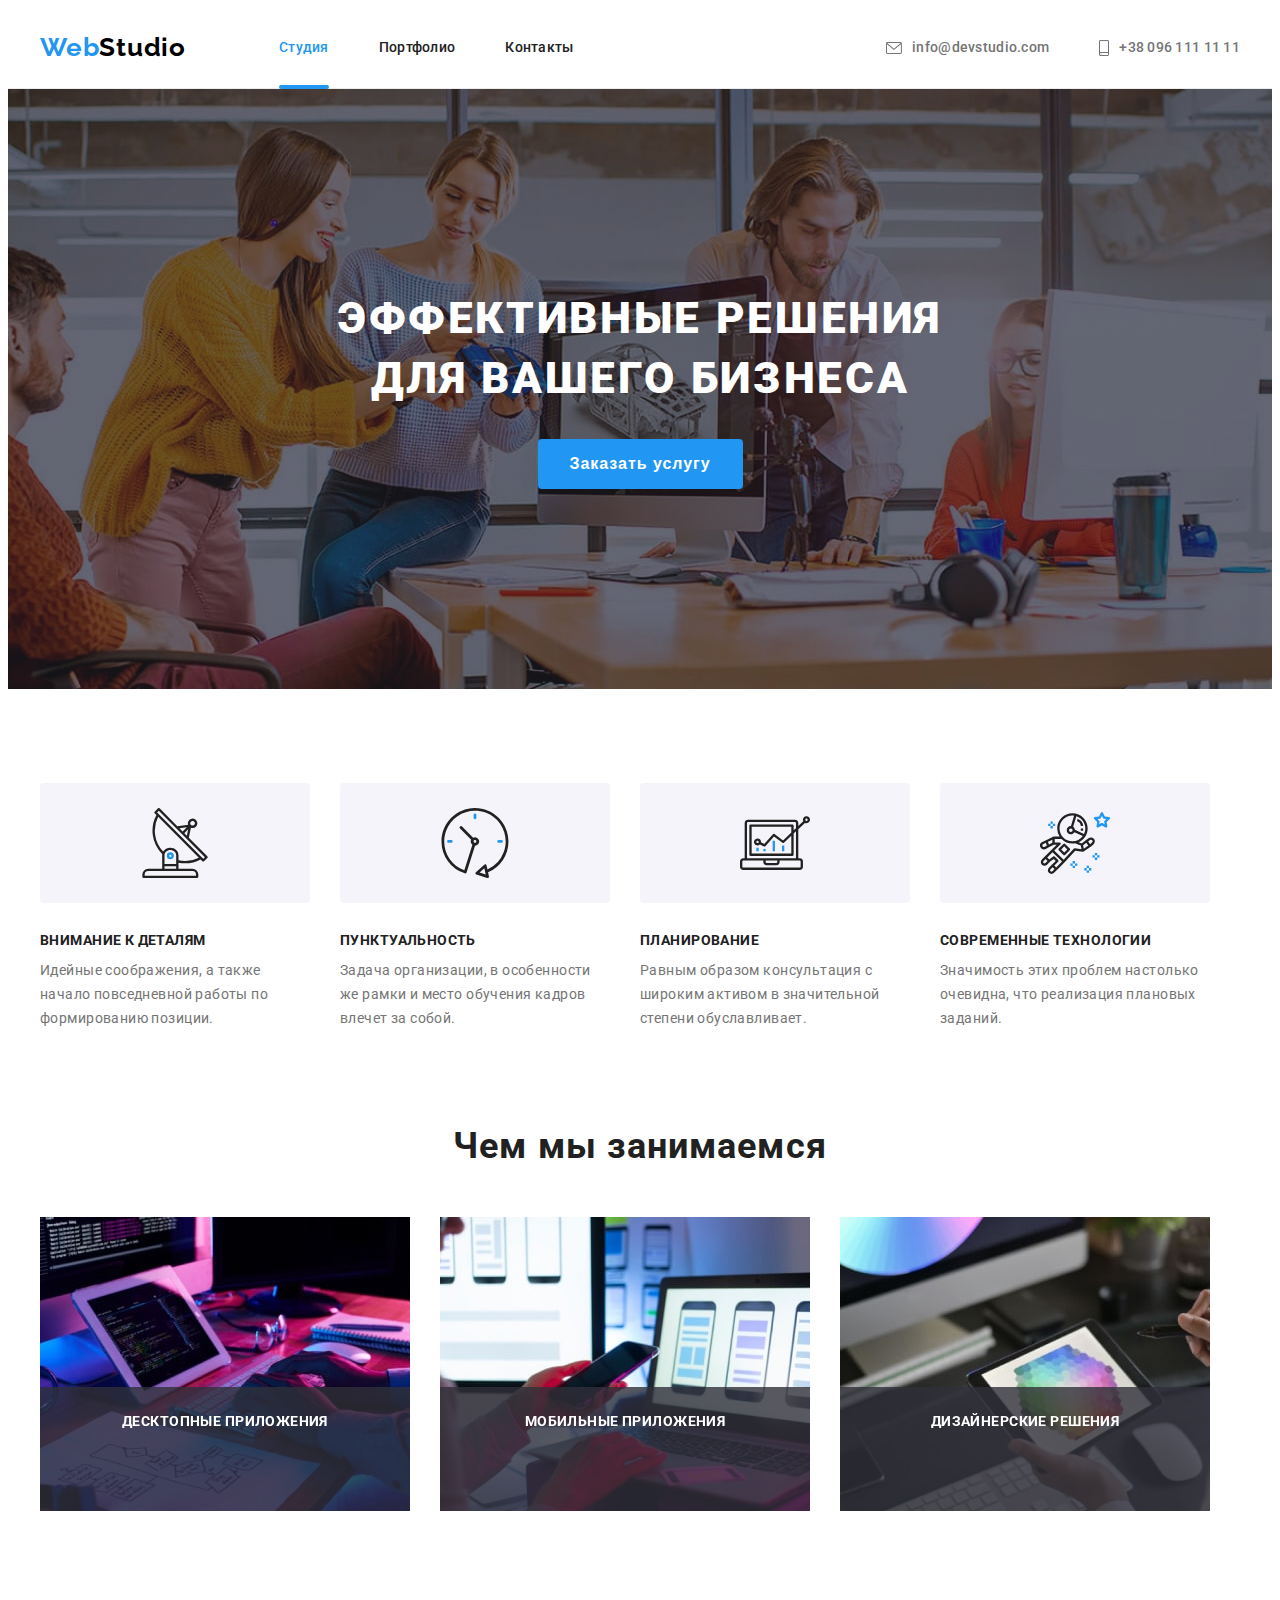
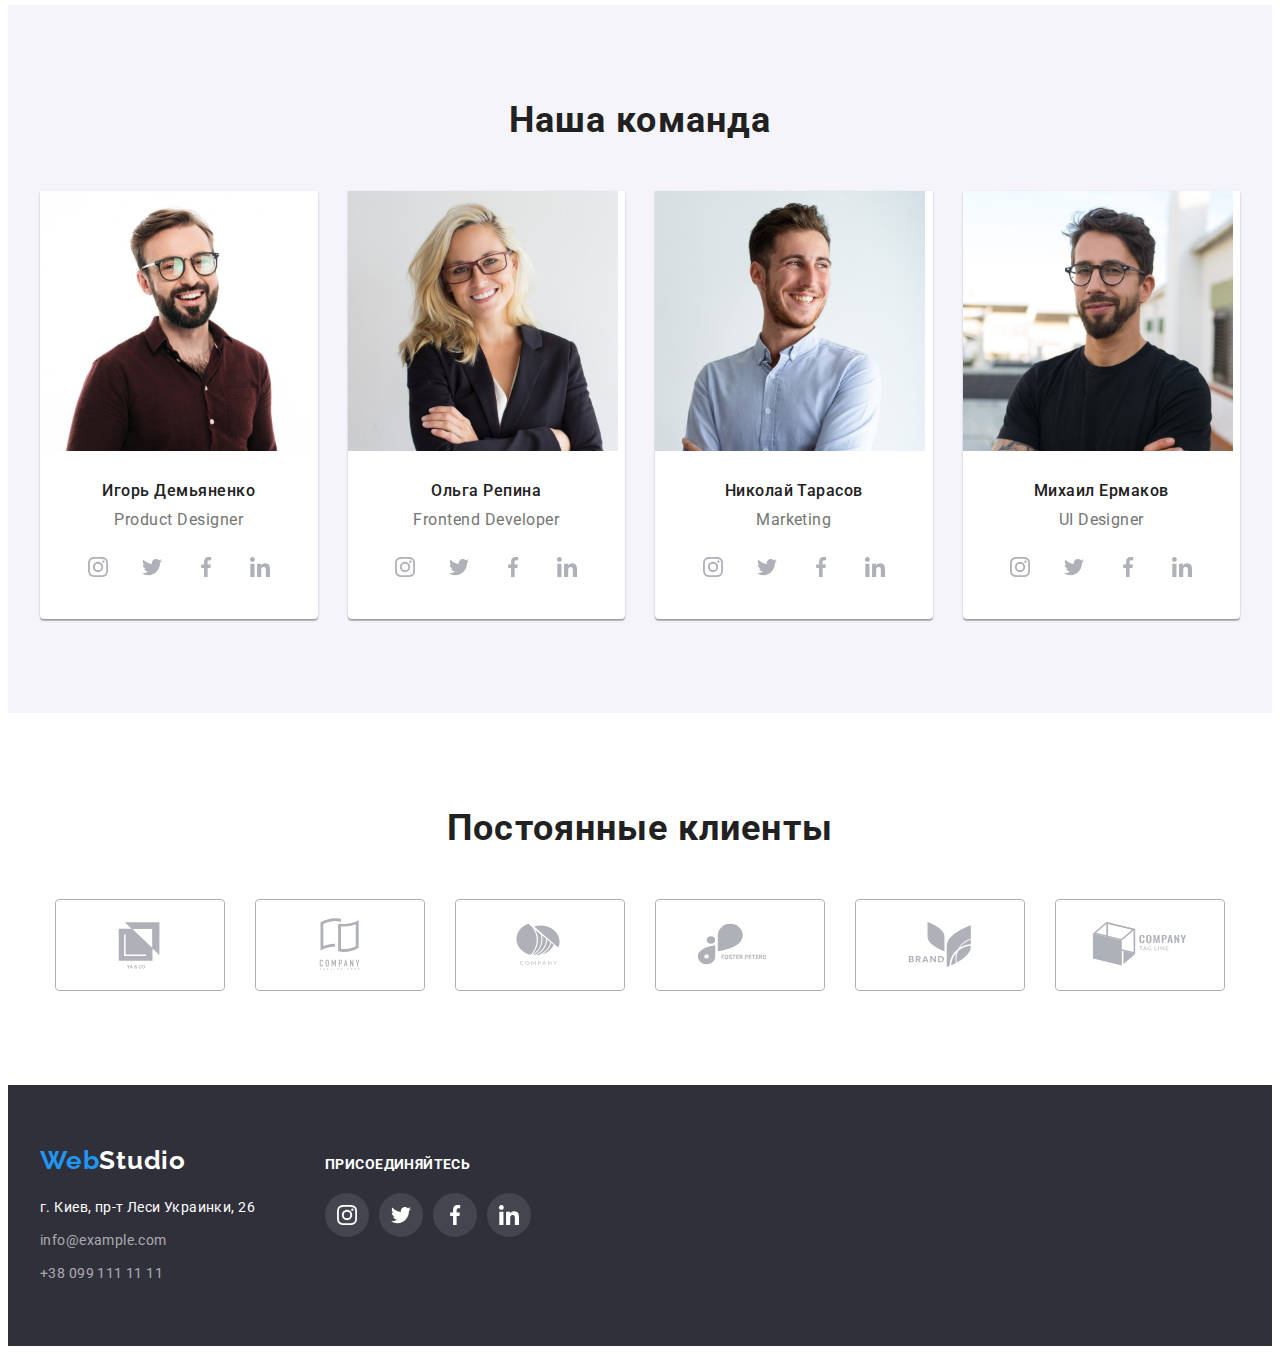
<file: index.html>
<!DOCTYPE html>
<html lang="ru">
<head>
    <meta charset="UTF-8">
    <meta http-equiv="X-UA-Compatible" content="IE=edge">
    <meta name="viewport" content="width=device-width, initial-scale=1.0">
    <title>Студия</title>
    <link rel="preconnect" href="https://fonts.googleapis.com">
    <link rel="preconnect" href="https://fonts.gstatic.com" crossorigin>
    <link href="https://fonts.googleapis.com/css2?family=Raleway:wght@700&family=Roboto:wght@400;500;700;900&display=swap"
        rel="stylesheet">
    <link rel="stylesheet" href="https://cdnjs.cloudflare.com/ajax/libs/modern-normalize/1.1.0/modern-normalize.min.css"
        integrity="sha512-wpPYUAdjBVSE4KJnH1VR1HeZfpl1ub8YT/NKx4PuQ5NmX2tKuGu6U/JRp5y+Y8XG2tV+wKQpNHVUX03MfMFn9Q=="
        crossorigin="anonymous" referrerpolicy="no-referrer" />
    <link rel="stylesheet" href="./css/styles.css">
</head>
<body>
    <header class="header">
        <div class="container">
            <nav class="header-navigation">
                <a href="./index.html" class="header-logo logo link" lang="en"><span class="logo-part">Web</span>Studio</a>
                <ul class="header-list list">
                    <li class="header-list-item">
                        <a class="header-list-link link active" href="./index.html">Студия</a>
                    </li>
                    <li class="header-list-item">
                        <a class="header-list-link link" href="./portfolio.html">Портфолио</a>
                    </li>
                    <li class="header-list-item">
                        <a class="header-list-link link" href="">Контакты </a>
                    </li>
                </ul>
            </nav>
            <ul class="header-contacts list">
                <li class="header-contacts-item">
                    <a class="header-contacts-link link" href="mailto:info@devstudio.com">
                        <svg class="icon-envelope">
                            <use href="./images/icons.svg#icon-envelope">
                            </use>
                        </svg>
                        info@devstudio.com
                    </a>
                </li>
                <li class="header-contacts-item">
                    <a class="header-contacts-link link" href="tel:+380961111111">
                        <svg class="icon-smartphone">
                            <use href="./images/icons.svg#icon-smartphone">
                            </use>
                        </svg>
                        +38 096 111 11 11
                    </a>
                </li>
            </ul>
        </div>
    </header>
    <main>
        <section class="hero">
            <div class="backdrop is-hidden" data-modal>
                <div class="hero-modal">
                    <button class="modal-close" data-modal-close>
                        <svg class="icon-close" width="18px" height="18px">
                            <use href="./images/icons.svg#icon-close">
                            </use>
                        </svg>
                    </button>
                </div>
            </div>
            <div class="container">
                <h1 class="hero-title">Эффективные решения для вашего бизнеса</h1>
                <button class="hero-button btn" type="button" data-modal-open>Заказать услугу</button>
            </div>
        </section>
        <section class="about-us">
            <div class="container">
                <h2 hidden lang="en">Slogans</h2>
                <ul class="about-us-slogans-list list">
                    <li class="about-us-slogans-item">
                        <div class="about-us-icon-container">
                            <svg class="about-us-icon">
                                <use href="./images/icons.svg#icon-antenna">
                                </use>
                            </svg>
                        </div>
                        <h3 class="about-us-slogans-title">Внимание к деталям</h3>
                        <p class="about-us-slogans-text">Идейные соображения, а также начало повседневной работы по формированию
                            позиции.</p>
                    </li>
                    <li class="about-us-slogans-item">
                        <div class="about-us-icon-container">
                            <svg class="about-us-icon">
                                <use href="./images/icons.svg#icon-clock">
                                </use>
                            </svg>
                        </div>
                        <h3 class="about-us-slogans-title">Пунктуальность</h3>
                        <p class="about-us-slogans-text">Задача организации, в особенности же рамки и место обучения кадров влечет за
                            собой.</p>
                    </li>
                    <li class="about-us-slogans-item">
                        <div class="about-us-icon-container">
                            <svg class="about-us-icon">
                                <use href="./images/icons.svg#icon-diagram">
                                </use>
                            </svg>
                        </div>
                        <h3 class="about-us-slogans-title">Планирование</h3>
                        <p class="about-us-slogans-text">Равным образом консультация с широким активом в значительной степени
                            обуславливает.</p>
                    </li>
                    <li class="about-us-slogans-item">
                        <div class="about-us-icon-container">
                            <svg class="about-us-icon">
                                <use href="./images/icons.svg#icon-astronaut">
                                </use>
                            </svg>
                        </div>
                        <h3 class="about-us-slogans-title">Современные технологии</h3>
                        <p class="about-us-slogans-text">Значимость этих проблем настолько очевидна, что реализация плановых заданий.
                        </p>
                    </li>
                </ul>
                <h2 class="about-us-title section-title">Чем мы занимаемся</h2>
                <ul class="about-us-gallery list">
                    <li class="about-us-photo">
                        <img src="./images/about-work/about-work-img1.jpg" alt="Работник пишет код" width="370"
                            height="294">
                        <div class="about-us-photo-overlay">
                            <p class="photo-description">десктопные приложения</p>
                        </div>
                    </li>
                    <li class="about-us-photo">
                        <img src="./images/about-work/about-work-img2.jpg" alt="Работник выбирает дизайн"
                            width="370" height="294">
                        <div class="about-us-photo-overlay">
                            <p class="photo-description">мобильные приложения</p>
                        </div>
                    </li>
                    <li class="about-us-photo">
                        <img src="./images/about-work/about-work-img3.jpg" alt="Работник выбирает цвет"
                            width="370" height="294">
                        <div class="about-us-photo-overlay">
                            <p class="photo-description">дизайнерские решения</p>
                        </div>
                    </li>
                </ul>
            </div>
        </section>
        <section class="our-team">
            <div class="container">
                <h2 class="our-team-title section-title">Наша команда</h2>
                <ul class="our-team-list list">
                    <li class="our-team-item">
                        <img class="our-team-photo" src="./images/our-team/worker-img1.jpg" alt="Работник улыбается" width="270"
                            height="260">
                        <h3 class="our-team-name">Игорь Демьяненко</h3>
                        <p class="our-team-position" lang="en">Product Designer</p>
                        <ul class="social-links-list list">
                            <li class="social-links-item">
                                <a class="social-links-link link" href="">
                                    <svg class="social-links-icon" width="20px" height="20px">
                                        <use href="./images/icons.svg#icon-instagram">
                                        </use>
                                    </svg>
                                </a>
                            </li>
                            <li class="social-links-item">
                                <a class="social-links-link link" href="">
                                    <svg class="social-links-icon" width="20px" height="20px">
                                        <use href="./images/icons.svg#icon-twitter">
                                        </use>
                                    </svg>
                                </a>
                            </li><li class="social-links-item">
                                <a class="social-links-link link" href="">
                                    <svg class="social-links-icon" width="20px" height="20px">
                                        <use href="./images/icons.svg#icon-facebook">
                                        </use>
                                    </svg>
                                </a>
                            </li><li class="social-links-item">
                                <a class="social-links-link link" href="">
                                    <svg class="social-links-icon" width="20px" height="20px">
                                        <use href="./images/icons.svg#icon-linkedin">
                                        </use>
                                    </svg>
                                </a>
                            </li>
                        </ul>
                    </li>
                    <li class="our-team-item">
                        <img class="our-team-photo" src="./images/our-team/worker-img2.jpg" alt="Работник улыбается" width="270"
                            height="260">
                        <h3 class="our-team-name">Ольга Репина</h3>
                        <p class="our-team-position" lang="en">Frontend Developer</p>
                        <ul class="social-links-list list">
                            <li class="social-links-item">
                                <a class="social-links-link link" href="">
                                    <svg class="social-links-icon" width="20px" height="20px">
                                        <use href="./images/icons.svg#icon-instagram">
                                        </use>
                                    </svg>
                                </a>
                            </li>
                            <li class="social-links-item">
                                <a class="social-links-link link" href="">
                                    <svg class="social-links-icon" width="20px" height="20px">
                                        <use href="./images/icons.svg#icon-twitter">
                                        </use>
                                    </svg>
                                </a>
                            </li>
                            <li class="social-links-item">
                                <a class="social-links-link link" href="">
                                    <svg class="social-links-icon" width="20px" height="20px">
                                        <use href="./images/icons.svg#icon-facebook">
                                        </use>
                                    </svg>
                                </a>
                            </li>
                            <li class="social-links-item">
                                <a class="social-links-link link" href="">
                                    <svg class="social-links-icon" width="20px" height="20px">
                                        <use href="./images/icons.svg#icon-linkedin">
                                        </use>
                                    </svg>
                                </a>
                            </li>
                        </ul>
                    </li>
                    <li class="our-team-item">
                        <img class="our-team-photo" src="./images/our-team/worker-img3.jpg" alt="Работник улыбается" width="270"
                            height="260">
                        <h3 class="our-team-name">Николай Тарасов</h3>
                        <p class="our-team-position" lang="en">Marketing</p>
                        <ul class="social-links-list list">
                            <li class="social-links-item">
                                <a class="social-links-link link" href="">
                                    <svg class="social-links-icon" width="20px" height="20px">
                                        <use href="./images/icons.svg#icon-instagram">
                                        </use>
                                    </svg>
                                </a>
                            </li>
                            <li class="social-links-item">
                                <a class="social-links-link link" href="">
                                    <svg class="social-links-icon" width="20px" height="20px">
                                        <use href="./images/icons.svg#icon-twitter">
                                        </use>
                                    </svg>
                                </a>
                            </li>
                            <li class="social-links-item">
                                <a class="social-links-link link" href="">
                                    <svg class="social-links-icon" width="20px" height="20px">
                                        <use href="./images/icons.svg#icon-facebook">
                                        </use>
                                    </svg>
                                </a>
                            </li>
                            <li class="social-links-item">
                                <a class="social-links-link link" href="">
                                    <svg class="social-links-icon" width="20px" height="20px">
                                        <use href="./images/icons.svg#icon-linkedin">
                                        </use>
                                    </svg>
                                </a>
                            </li>
                        </ul>
                    </li>
                    <li class="our-team-item">
                        <img class="our-team-photo" src="./images/our-team/worker-img4.jpg" alt="Работник улыбается" width="270"
                            height="260">
                        <h3 class="our-team-name">Михаил Ермаков</h3>
                        <p class="our-team-position" lang="en">UI Designer</p>
                        <ul class="social-links-list list">
                            <li class="social-links-item">
                                <a class="social-links-link link" href="">
                                    <svg class="social-links-icon" width="20px" height="20px">
                                        <use href="./images/icons.svg#icon-instagram">
                                        </use>
                                    </svg>
                                </a>
                            </li>
                            <li class="social-links-item">
                                <a class="social-links-link link" href="">
                                    <svg class="social-links-icon" width="20px" height="20px">
                                        <use href="./images/icons.svg#icon-twitter">
                                        </use>
                                    </svg>
                                </a>
                            </li>
                            <li class="social-links-item">
                                <a class="social-links-link link" href="">
                                    <svg class="social-links-icon" width="20px" height="20px">
                                        <use href="./images/icons.svg#icon-facebook">
                                        </use>
                                    </svg>
                                </a>
                            </li>
                            <li class="social-links-item">
                                <a class="social-links-link link" href="">
                                    <svg class="social-links-icon" width="20px" height="20px">
                                        <use href="./images/icons.svg#icon-linkedin">
                                        </use>
                                    </svg>
                                </a>
                            </li>
                        </ul>
                    </li>
                </ul>
            </div>
        </section>
        <section class="regular-customers">
            <div class="container">
                <h2 class="regular-customers-title section-title">Постоянные клиенты</h2>
                <ul class="regular-customers-list list">
                    <li class="regular-customers-item">
                        <a class="regular-customers-link link" href="">
                            <svg class="regular-customers-icon" width="106px" height="60px">
                                <use href="./images/icons.svg#icon-yaco">
                                </use>
                            </svg>
                        </a>                        
                    </li>
                    <li class="regular-customers-item">
                        <a class="regular-customers-link link" href="">
                            <svg class="regular-customers-icon" width="106px" height="60px">
                                <use href="./images/icons.svg#icon-tagline">
                                </use>
                            </svg>
                        </a>
                    </li>
                    <li class="regular-customers-item">
                        <a class="regular-customers-link link" href="">
                            <svg class="regular-customers-icon" width="106px" height="60px">
                                <use href="./images/icons.svg#icon-company">
                                </use>
                            </svg>
                        </a>
                    </li>
                    <li class="regular-customers-item">
                        <a class="regular-customers-link link" href="">
                            <svg class="regular-customers-icon" width="106px" height="60px">
                                <use href="./images/icons.svg#icon-foster">
                                </use>
                            </svg>
                        </a>
                    </li>
                    <li class="regular-customers-item">
                        <a class="regular-customers-link link" href="">
                            <svg class="regular-customers-icon" width="106px" height="60px">
                                <use href="./images/icons.svg#icon-brand">
                                </use>
                            </svg>
                        </a>
                    </li>
                    <li class="regular-customers-item">
                        <a class="regular-customers-link link" href="">
                            <svg class="regular-customers-icon" width="106px" height="60px">
                                <use href="./images/icons.svg#icon-lastcompany">
                                </use>
                            </svg>
                        </a>
                    </li>
                </ul>
            </div>
        </section>
    </main>
    <footer class="footer">
        <div class="container">
            <div class="footer-address-container">
                <p class="footer-logo" lang="en"><a class="footer-logo logo link" href=""><span class="logo-part">Web</span>Studio</a>
                </p>
                <address>
                    <a class="footer-address link" href="https://goo.gl/maps/7YSqPKQ64aGsCX99A" target="_blank"
                        rel="noopener noreferrer">г. Киев, пр-т Леси Украинки, 26</a>
                    <ul class="footer-contacts-list list">
                        <li class="footer-contacts-item">
                            <a class="footer-contacts-link link" href="mailto:info@example.com">info@example.com</a>
                        </li>
                        <li class="footer-contacts-item">
                            <a class="footer-contacts-link link" href="tel:+380991111111">+38 099 111 11 11</a>
                        </li>
                    </ul>
                </address>
            </div>
            <div class="footer-social-links-container">
                <p class="footer-social-links-text">Присоединяйтесь</p>
                <ul class="social-links-list list">
                    <li class="social-links-item">
                        <a class="social-links-link link" href="">
                            <svg class="social-links-icon" width="20px" height="20px">
                                <use href="./images/icons.svg#icon-instagram">
                                </use>
                            </svg>
                        </a>
                    </li>
                    <li class="social-links-item">
                        <a class="social-links-link link" href="">
                            <svg class="social-links-icon" width="20px" height="20px">
                                <use href="./images/icons.svg#icon-twitter">
                                </use>
                            </svg>
                        </a>
                    </li>
                    <li class="social-links-item">
                        <a class="social-links-link link" href="">
                            <svg class="social-links-icon" width="20px" height="20px">
                                <use href="./images/icons.svg#icon-facebook">
                                </use>
                            </svg>
                        </a>
                    </li>
                    <li class="social-links-item">
                        <a class="social-links-link link" href="">
                            <svg class="social-links-icon" width="20px" height="20px">
                                <use href="./images/icons.svg#icon-linkedin">
                                </use>
                            </svg>
                        </a>
                    </li>
                </ul>
            </div>
        </div>
    </footer>
    <script src="./js/modal.js"></script>
</body>
</html>
</file>
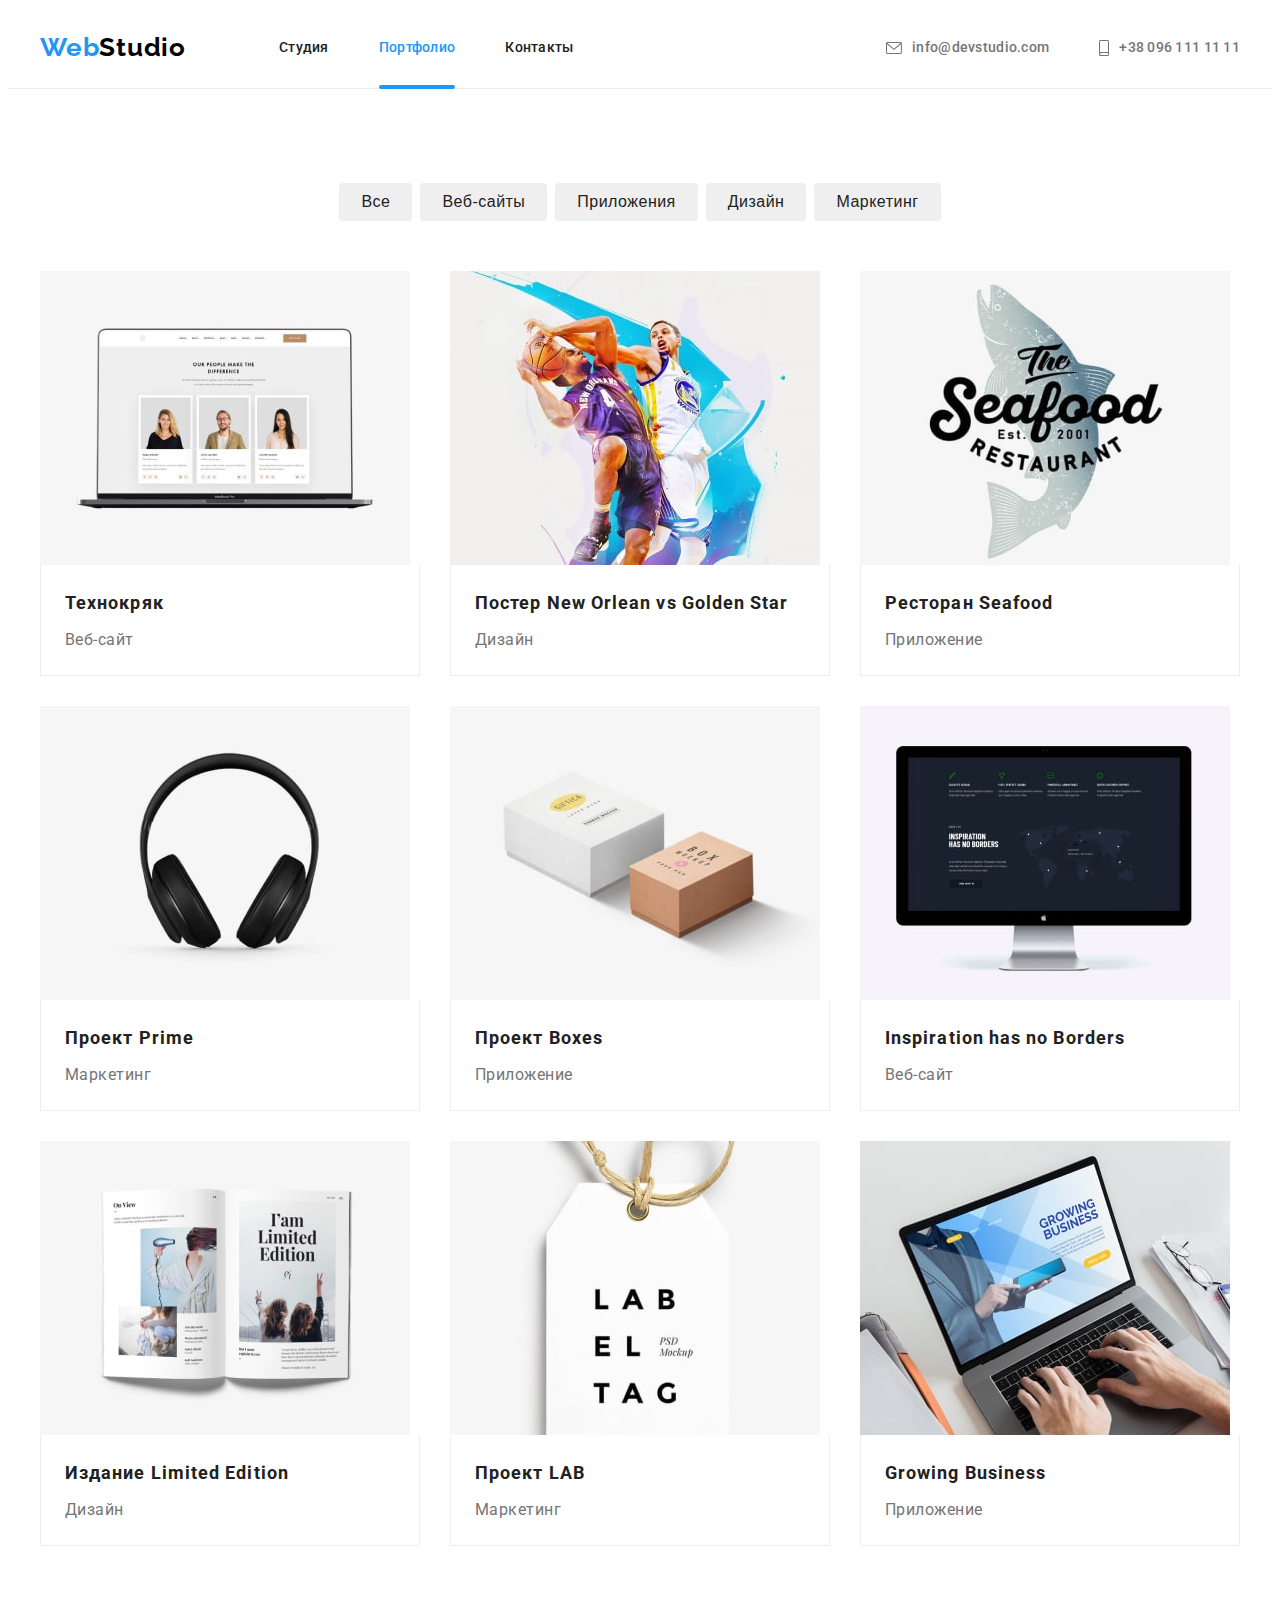
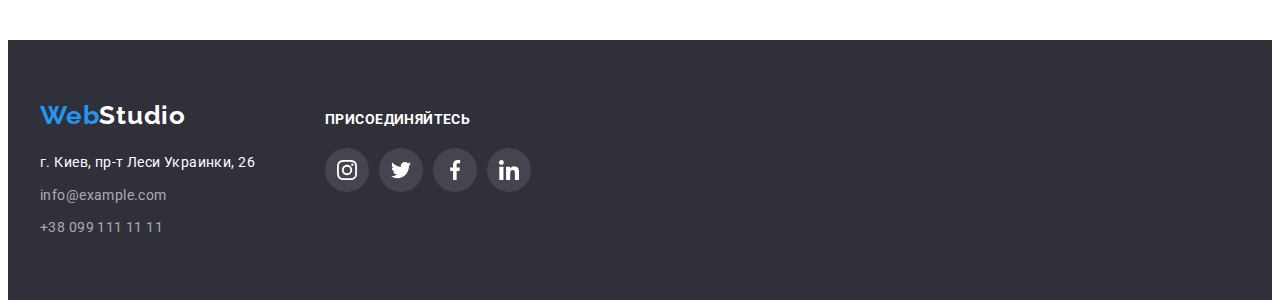
<file: portfolio.html>
<!DOCTYPE html>
<html lang="ru">
<head>
    <meta charset="UTF-8">
    <meta http-equiv="X-UA-Compatible" content="IE=edge">
    <meta name="viewport" content="width=device-width, initial-scale=1.0">
    <title>Портфолио</title>
    <link rel="preconnect" href="https://fonts.googleapis.com">
    <link rel="preconnect" href="https://fonts.gstatic.com" crossorigin>
    <link href="https://fonts.googleapis.com/css2?family=Raleway:wght@700&family=Roboto:wght@400;500;700;900&display=swap"
        rel="stylesheet">
    <link rel="stylesheet" href="https://cdnjs.cloudflare.com/ajax/libs/modern-normalize/1.1.0/modern-normalize.min.css"
        integrity="sha512-wpPYUAdjBVSE4KJnH1VR1HeZfpl1ub8YT/NKx4PuQ5NmX2tKuGu6U/JRp5y+Y8XG2tV+wKQpNHVUX03MfMFn9Q=="
        crossorigin="anonymous" referrerpolicy="no-referrer" />
    <link rel="stylesheet" href="./css/styles.css">
</head>
<body>
    <header class="header">
        <div class="container">
            <nav class="header-navigation">
                <a href="./index.html" class="header-logo logo link" lang="en"><span class="logo-part">Web</span>Studio</a>
                <ul class="header-list list">
                    <li class="header-list-item">
                        <a class="header-list-link link" href="./index.html">Студия</a>
                    </li>
                    <li class="header-list-item">
                        <a class="header-list-link link active" href="./portfolio.html">Портфолио</a>
                    </li>
                    <li class="header-list-item">
                        <a class="header-list-link link" href="">Контакты </a>
                    </li>
                </ul>
            </nav>
            <ul class="header-contacts list">
                <li class="header-contacts-item">
                    <a class="header-contacts-link link" href="mailto:info@devstudio.com">
                        <svg class="icon-envelope">
                            <use href="./images/icons.svg#icon-envelope">
                            </use>
                        </svg>
                        info@devstudio.com
                    </a>
                </li>
                <li class="header-contacts-item">
                    <a class="header-contacts-link link" href="tel:+380961111111">
                        <svg class="icon-smartphone">
                            <use href="./images/icons.svg#icon-smartphone">
                            </use>
                        </svg>
                        +38 096 111 11 11
                    </a>
                </li>
            </ul>
        </div>
    </header>
    <main>
        <section class="portfolio">
            <div class="container">
                <ul class="portfolio-buttons-list list">
                    <li class="portfolio-buttons-item"><button class="portfolio-button btn" type="button">Все</button></li>
                    <li class="portfolio-buttons-item"><button class="portfolio-button btn" type="button">Веб-сайты</button></li>
                    <li class="portfolio-buttons-item"><button class="portfolio-button btn" type="button">Приложения</button></li>
                    <li class="portfolio-buttons-item"><button class="portfolio-button btn" type="button">Дизайн</button></li>
                    <li class="portfolio-buttons-item"><button class="portfolio-button btn" type="button">Маркетинг</button></li>
                </ul>
                <ul class="porfolio-project-list list">
                    <li class="portfolio-project-item portfolio-web-site">
                        <div class="portfolio-img-container">
                            <img src="./images/portfolio/web-site-img1.jpg" alt="" width="370px" height="294px">
                            <div class="portfolio-overlay-container">
                                <p class="porfolio-overlay-description">Технокряк это современная площадка распространения коронавируса. Компании
                                    используют эту платформу для цифрового
                                    шпионажа и атак на защищённые сервера конкурентов.</p>
                            </div>
                        </div>
                        <div class="portfolio-description-container">
                            <p class="porfolio-project-title">Технокряк</p>
                            <p class="porfolio-project-description">Веб-сайт</p>
                        </div>
                    </li>
                    <li class="portfolio-project-item portfolio-design">
                        <div class="portfolio-img-container">
                            <img src="./images/portfolio/design-img1.jpg" alt="" width="370px" height="294px">
                            <div class="portfolio-overlay-container">
                                <p class="porfolio-overlay-description">Технокряк это современная площадка распространения коронавируса.
                                    Компании
                                    используют эту платформу для цифрового
                                    шпионажа и атак на защищённые сервера конкурентов.</p>
                            </div>
                        </div>
                        <div class="portfolio-description-container">
                            <p class="porfolio-project-title">Постер New Orlean vs Golden Star</p>
                            <p class="porfolio-project-description">Дизайн</p>
                        </div>
                    </li>
                    <li class="portfolio-project-item portfolio-app">
                        <div class="portfolio-img-container">
                            <img src="./images/portfolio/app-img1.jpg" alt="" width="370px" height="294px">
                            <div class="portfolio-overlay-container">
                                <p class="porfolio-overlay-description">Технокряк это современная площадка распространения коронавируса.
                                    Компании
                                    используют эту платформу для цифрового
                                    шпионажа и атак на защищённые сервера конкурентов.</p>
                            </div>
                        </div>
                        <div class="portfolio-description-container">
                            <p class="porfolio-project-title">Ресторан Seafood</p>
                            <p class="porfolio-project-description">Приложение</p>
                        </div>
                    </li>
                    <li class="portfolio-project-item portfolio-marketing">
                        <div class="portfolio-img-container">
                            <img src="./images/portfolio/marketing-img1.jpg" alt="" width="370px" height="294px">
                            <div class="portfolio-overlay-container">
                                <p class="porfolio-overlay-description">Технокряк это современная площадка распространения коронавируса.
                                    Компании
                                    используют эту платформу для цифрового
                                    шпионажа и атак на защищённые сервера конкурентов.</p>
                            </div>
                        </div>
                        <div class="portfolio-description-container">
                            <p class="porfolio-project-title">Проект Prime</p>
                            <p class="porfolio-project-description">Маркетинг</p>
                        </div>
                    </li>
                    <li class="portfolio-project-item portfolio-app">
                        <div class="portfolio-img-container">
                            <img src="./images/portfolio/app-img2.jpg" alt="" width="370px" height="294px">
                            <div class="portfolio-overlay-container">
                                <p class="porfolio-overlay-description">Технокряк это современная площадка распространения коронавируса.
                                    Компании
                                    используют эту платформу для цифрового
                                    шпионажа и атак на защищённые сервера конкурентов.</p>
                            </div>
                        </div>
                        <div class="portfolio-description-container">
                            <p class="porfolio-project-title">Проект Boxes</p>
                            <p class="porfolio-project-description">Приложение</p>
                        </div>
                    </li>
                    <li class="portfolio-project-item portfolio-web-site">
                        <div class="portfolio-img-container">
                            <img src="./images/portfolio/web-site-img2.jpg" alt="" width="370px" height="294px">
                            <div class="portfolio-overlay-container">
                                <p class="porfolio-overlay-description">Технокряк это современная площадка распространения коронавируса.
                                    Компании
                                    используют эту платформу для цифрового
                                    шпионажа и атак на защищённые сервера конкурентов.</p>
                            </div>
                        </div>
                        <div class="portfolio-description-container">
                            <p class="porfolio-project-title">Inspiration has no Borders</p>
                            <p class="porfolio-project-description">Веб-сайт</p>
                        </div>
                    </li>
                    <li class="portfolio-project-item portfolio-design">
                        <div class="portfolio-img-container">
                            <img src="./images/portfolio/design-img2.jpg" alt="" width="370px" height="294px">
                            <div class="portfolio-overlay-container">
                                <p class="porfolio-overlay-description">Технокряк это современная площадка распространения коронавируса.
                                    Компании
                                    используют эту платформу для цифрового
                                    шпионажа и атак на защищённые сервера конкурентов.</p>
                            </div>
                        </div>
                        <div class="portfolio-description-container">
                            <p class="porfolio-project-title">Издание Limited Edition</p>
                            <p class="porfolio-project-description">Дизайн</p>
                        </div>
                    </li>
                    <li class="portfolio-project-item portfolio-marketing">
                        <div class="portfolio-img-container">
                            <img src="./images/portfolio/marketing-img2.jpg" alt="" width="370px" height="294px">
                            <div class="portfolio-overlay-container">
                                <p class="porfolio-overlay-description">Технокряк это современная площадка распространения коронавируса.
                                    Компании
                                    используют эту платформу для цифрового
                                    шпионажа и атак на защищённые сервера конкурентов.</p>
                            </div>
                        </div>
                        <div class="portfolio-description-container">
                            <p class="porfolio-project-title">Проект LAB</p>
                            <p class="porfolio-project-description">Маркетинг</p>
                        </div>
                    </li>
                    <li class="portfolio-project-item portfolio-app">
                        <div class="portfolio-img-container">
                            <img src="./images/portfolio/app-img3.jpg" alt="" width="370px" height="294px">
                            <div class="portfolio-overlay-container">
                                <p class="porfolio-overlay-description">Технокряк это современная площадка распространения коронавируса.
                                    Компании
                                    используют эту платформу для цифрового
                                    шпионажа и атак на защищённые сервера конкурентов.</p>
                            </div>
                        </div>
                        <div class="portfolio-description-container">
                            <p class="porfolio-project-title">Growing Business</p>
                            <p class="porfolio-project-description">Приложение</p>
                        </div>
                    </li>
                </ul>
            </div>
        </section>
    </main>
    <footer class="footer">
        <div class="container">
            <div class="footer-address-container">
                <p class="footer-logo" lang="en"><a class="footer-logo logo link" href=""><span
                            class="logo-part">Web</span>Studio</a>
                </p>
                <address>
                    <a class="footer-address link" href="https://goo.gl/maps/7YSqPKQ64aGsCX99A" target="_blank"
                        rel="noopener noreferrer">г. Киев, пр-т Леси Украинки, 26</a>
                    <ul class="footer-contacts-list list">
                        <li class="footer-contacts-item">
                            <a class="footer-contacts-link link" href="mailto:info@example.com">info@example.com</a>
                        </li>
                        <li class="footer-contacts-item">
                            <a class="footer-contacts-link link" href="tel:+380991111111">+38 099 111 11 11</a>
                        </li>
                    </ul>
                </address>
            </div>
            <div class="footer-social-links-container">
                <p class="footer-social-links-text">Присоединяйтесь</p>
                <ul class="social-links-list list">
                    <li class="social-links-item">
                        <a class="social-links-link link" href="">
                            <svg class="social-links-icon" width="20px" height="20px">
                                <use href="./images/icons.svg#icon-instagram">
                                </use>
                            </svg>
                        </a>
                    </li>
                    <li class="social-links-item">
                        <a class="social-links-link link" href="">
                            <svg class="social-links-icon" width="20px" height="20px">
                                <use href="./images/icons.svg#icon-twitter">
                                </use>
                            </svg>
                        </a>
                    </li>
                    <li class="social-links-item">
                        <a class="social-links-link link" href="">
                            <svg class="social-links-icon" width="20px" height="20px">
                                <use href="./images/icons.svg#icon-facebook">
                                </use>
                            </svg>
                        </a>
                    </li>
                    <li class="social-links-item">
                        <a class="social-links-link link" href="">
                            <svg class="social-links-icon" width="20px" height="20px">
                                <use href="./images/icons.svg#icon-linkedin">
                                </use>
                            </svg>
                        </a>
                    </li>
                </ul>
            </div>
        </div>
    </footer>
</body>
</html>
</file>
<file: css/styles.css>
:root {
  --main-title-color: #ffffff;
  --secondary-title-color: #212121;
  --main-text-color: #757575;
  --accent-color: #2196f3;
  --main-background-color: #2f303a;
  --svg-links-color: #afb1b8;
  --section-padding: 94px;
}

body {
  font-family: 'Roboto', sans-serif;
}

p,
h1,
h2,
h3,
h4,
h5,
h6 {
  margin-top: 0;
  margin-bottom: 0;
}

ul {
  margin-top: 0;
  margin-bottom: 0;
  padding-left: 0;
}

img {
  display: block;
  max-width: 100%;
}

.logo {
  font-family: 'Raleway', sans-serif;
  font-weight: 700;
  font-size: 26px;
  line-height: 1.19;
  letter-spacing: 0.03em;
}

.logo-part {
  color: var(--accent-color);
}

.list {
  list-style: none;
}

.link {
  text-decoration: none;
}

.container {
  width: 1200px;
  padding-left: 15px;
  padding-right: 15px;
  margin: 0 auto;
}

.btn {
  border: none;
  border-radius: 4px;
  cursor: pointer;
}

.section-title {
  font-weight: 700;
  font-size: 36px;
  line-height: 1.17;
  text-align: center;
  letter-spacing: 0.03em;
  color: var(--secondary-title-color);
}

.social-links-list {
  display: flex;
  align-items: center;
  justify-content: center;
}

.social-links-item:not(:last-child) {
  margin-right: 10px;
}

.social-links-link {
  display: block;
  padding: 12px;
  border-radius: 50%;
  color: var(--svg-links-color);

  transition-property: background-color, color;
  transition-duration: 250ms;
  transition-timing-function: cubic-bezier(0.4, 0, 0.2, 1);
}

.social-links-icon {
  display: block;
  fill: currentColor;
}

.social-links-link:hover,
.social-links-link:focus {
  background-color: var(--accent-color);
  color: #ffffff;
}

/* ----------HEADER---------- */

.header {
  border-bottom: 1px solid #ececec;
}

.header > .container {
  display: flex;
  align-items: center;
}

.header-navigation {
  display: flex;
  align-items: center;
}

.header-logo {
  color: #000000;

  margin-right: 93px;
  padding-top: 24px;
  padding-bottom: 25px;
}

.header-list {
  display: flex;
}

.header-list-item:not(:last-child) {
  margin-right: 50px;
}

.header-list-link {
  font-weight: 500;
  font-size: 14px;
  line-height: 1.14;
  letter-spacing: 0.02em;
  color: var(--secondary-title-color);

  display: block;
  padding-top: 32px;
  padding-bottom: 32px;

  transition-property: color;
  transition-duration: 250ms;
  transition-timing-function: cubic-bezier(0.4, 0, 0.2, 1);
}

.header-list-link.active {
  position: relative;
  color: var(--accent-color);
}

.header-list-link.active::after {
  position: absolute;
  bottom: -1px;
  left: 0;
  right: 0;
  content: '';

  background-color: var(--accent-color);
  border: 2px solid var(--accent-color);
  border-radius: 2px;
}

.header-list-link:hover,
.header-list-link:focus {
  color: var(--accent-color);
}

.header-contacts {
  display: flex;
  margin-left: auto;
}

.header-contacts-item:first-child {
  margin-right: 50px;
}

.header-contacts-link {
  display: flex;
  align-items: center;
  padding-top: 32px;
  padding-bottom: 32px;

  font-weight: 500;
  font-size: 14px;
  line-height: 1.14;
  letter-spacing: 0.02em;
  color: var(--main-text-color);

  transition-property: color;
  transition-duration: 250ms;
  transition-timing-function: cubic-bezier(0.4, 0, 0.2, 1);
}

.icon-envelope {
  display: block;
  margin-right: 10px;
  width: 16px;
  height: 12px;
  fill: currentColor;
}

.icon-smartphone {
  display: block;
  margin-right: 10px;
  width: 10px;
  height: 16px;
  fill: currentColor;
}

.header-contacts-link:hover,
.header-contacts-link:focus {
  color: var(--accent-color);
}

/* ----------HERO---------- */

.hero {
  background-color: var(--main-background-color);
  max-width: 1600px;
  height: 600px;
  margin-right: auto;
  margin-left: auto;
  background-image: linear-gradient(to right, rgba(47, 48, 58, 0.4), rgba(47, 48, 58, 0.4)),
    url('../images/hero.jpg');
  background-repeat: no-repeat;
  background-size: cover;
  background-position: center;
}

.hero > .container {
  padding-top: 200px;
  padding-bottom: 200px;
}

.hero-title {
  font-weight: 900;
  font-size: 44px;
  line-height: 1.36;
  text-align: center;
  letter-spacing: 0.06em;
  text-transform: uppercase;
  color: var(--main-title-color);

  margin-left: auto;
  margin-right: auto;
  margin-bottom: 30px;
  width: 700px;
}

.hero-button {
  font-weight: 700;
  font-size: 16px;
  line-height: 1.87;
  text-align: center;
  letter-spacing: 0.06em;
  color: #ffffff;
  background-color: var(--accent-color);

  display: flex;
  align-items: center;
  margin-left: auto;
  margin-right: auto;
  padding-top: 10px;
  padding-bottom: 10px;
  padding-right: 32px;
  padding-left: 32px;

  transition-property: background-color;
  transition-duration: 250ms;
  transition-timing-function: cubic-bezier(0.4, 0, 0.2, 1);
}

.hero-button:hover,
.hero-button:focus {
  background-color: #188ce8;
}

.backdrop {
  position: fixed;
  top: 0;
  left: 0;

  width: 100%;
  height: 100%;

  background-color: rgba(0, 0, 0, 0.2);
  opacity: 1;

  transition: opacity 250ms cubic-bezier(0.4, 0, 0.2, 1);
}

.backdrop.is-hidden {
  opacity: 0;
  pointer-events: none;
}

.backdrop.is-hidden .hero-modal {
  transform: translate(-50%, -50%) scale(1.1);
}

.hero-modal {
  position: absolute;
  top: 50%;
  left: 50%;

  width: 528px;
  height: 581px;

  background-color: #ffffff;
  box-shadow: 0px 1px 3px rgba(0, 0, 0, 0.12), 0px 1px 1px rgba(0, 0, 0, 0.14),
    0px 2px 1px rgba(0, 0, 0, 0.2);
  border-radius: 4px;

  transform: translate(-50%, -50%) scale(1);
  transition: transform 250ms cubic-bezier(0.4, 0, 0.2, 1);
}

.modal-close {
  position: absolute;
  top: 8px;
  right: 8px;

  width: 30px;
  height: 30px;

  display: flex;
  align-items: center;
  background-color: #ffffff;
  border: 1px solid rgba(0, 0, 0, 0.1);
  border-radius: 50%;
}

/* ----------ABOUT-US---------- */

.about-us > .container {
  padding-top: var(--section-padding);
  padding-bottom: var(--section-padding);
}

.about-us-slogans-title {
  font-weight: 700;
  font-size: 14px;
  line-height: 1.14;
  letter-spacing: 0.03em;
  text-transform: uppercase;
  color: var(--secondary-title-color);

  margin-bottom: 10px;
}

.about-us-slogans-list {
  display: flex;
  margin-bottom: 94px;
}

.about-us-slogans-item:not(:last-child) {
  margin-right: 30px;
}

.about-us-icon-container {
  display: flex;
  align-items: center;
  justify-content: center;
  padding-top: 25px;
  padding-bottom: 25px;
  padding-right: 100px;
  padding-left: 100px;
  margin-bottom: 30px;

  background-color: #f5f4fa;
  border-radius: 4px;
}

.about-us-icon {
  display: block;
  width: 70px;
  height: 70px;
}

.about-us-slogans-text {
  font-size: 14px;
  line-height: 1.71;
  letter-spacing: 0.03em;
  color: var(--main-text-color);

  width: 270px;
}

.about-us-title {
  margin-bottom: 50px;
}

.about-us-gallery {
  display: flex;
}

.about-us-photo:not(:last-child) {
  margin-right: 30px;
}

.about-us-photo {
  position: relative;
}

.about-us-photo-overlay {
  position: absolute;
  bottom: 0;

  width: 370px;
  height: 70px;
  padding-top: 27px;
  padding-bottom: 27px;
  background-color: rgba(47, 48, 58, 0.8);
}

.photo-description {
  font-weight: 700;
  font-size: 14px;
  line-height: 1.14;
  text-align: center;
  letter-spacing: 0.03em;
  text-transform: uppercase;

  color: #ffffff;
}

/* ----------OUR-TEAM---------- */

.our-team {
  background-color: #f5f4fa;
}

.our-team > .container {
  padding-top: var(--section-padding);
  padding-bottom: var(--section-padding);
}

.our-team-list {
  display: flex;
  flex-wrap: wrap;
  margin: -15px;
}

.our-team-item {
  background-color: #ffffff;
  box-shadow: 0px 1px 3px rgba(0, 0, 0, 0.12), 0px 1px 1px rgba(0, 0, 0, 0.14),
    0px 2px 1px rgba(0, 0, 0, 0.2);

  flex-basis: calc(100% / 4 - 30px);
  margin: 15px;
  border-radius: 0px 0px 4px 4px;
  padding-bottom: 30px;
}

.our-team-photo {
  margin-bottom: 30px;
}

.our-team-title {
  margin-bottom: 50px;
}

.our-team-name {
  font-weight: 500;
  font-size: 16px;
  line-height: 1.19;
  text-align: center;
  letter-spacing: 0.03em;
  color: var(--secondary-title-color);

  margin-bottom: 10px;
}

.our-team-position {
  font-weight: 400;
  font-size: 16px;
  line-height: 1.19;
  text-align: center;
  letter-spacing: 0.03em;
  color: var(--main-text-color);

  margin-bottom: 16px;
}

/* ----------REGULAR-CUSTOMERS---------- */

.regular-customers > .container {
  padding-top: var(--section-padding);
  padding-bottom: var(--section-padding);
}

.regular-customers-title {
  margin-bottom: 50px;
}

.regular-customers-list {
  display: flex;
  justify-content: center;
}

.regular-customers-item:not(:last-child) {
  margin-right: 30px;
}

.regular-customers-link {
  display: block;
  padding-top: 15px;
  padding-bottom: 15px;
  padding-left: 31px;
  padding-right: 31px;

  color: var(--svg-links-color);
  border: 1px solid var(--svg-links-color);
  border-radius: 4px;

  transition-property: color, border-color;
  transition-duration: 250ms;
  transition-timing-function: cubic-bezier(0.4, 0, 0.2, 1);
}

.regular-customers-link:hover,
.regular-customers-link:focus {
  color: var(--accent-color);
  border-color: var(--accent-color);
}

.regular-customers-icon {
  display: block;
  fill: currentColor;
}

/* ----------FOOTER---------- */

.footer > .container {
  display: flex;
  padding-top: 60px;
  padding-bottom: 60px;
}

.footer {
  background-color: var(--main-background-color);
}

.footer-logo {
  color: #ffffff;

  margin-bottom: 20px;
}

.footer-address-container {
  margin-right: 70px;
}

.footer-address {
  font-style: normal;
  font-weight: 400;
  font-size: 14px;
  line-height: 1.71;
  letter-spacing: 0.03em;
  color: #ffffff;

  display: block;
  margin-bottom: 9px;
}

.footer-contacts-item:not(:last-child) {
  margin-bottom: 9px;
}

.footer-contacts-link {
  font-style: normal;
}

.footer-contacts-link {
  font-weight: 400;
  font-size: 14px;
  line-height: 1.71;
  letter-spacing: 0.03em;
  color: rgba(255, 255, 255, 0.6);

  transition-property: color;
  transition-duration: 250ms;
  transition-timing-function: cubic-bezier(0.4, 0, 0.2, 1);
}

.footer-contacts-link:hover,
.footer-contacts-link:focus {
  color: var(--accent-color);
}

.footer-social-links-container {
  padding-top: 12px;
}

.footer-social-links-text {
  font-weight: 700;
  font-size: 14px;
  line-height: 1.14;
  letter-spacing: 0.03em;
  text-transform: uppercase;
  color: #ffffff;

  margin-bottom: 20px;
}

.footer .social-links-link {
  background-color: rgba(255, 255, 255, 0.1);
  color: #ffffff;
}

.footer .social-links-link:hover,
.social-links-link:focus {
  background-color: var(--accent-color);
  color: #ffffff;
}

/* ----------PORTFOLIO---------- */

.portfolio > .container {
  padding-top: var(--section-padding);
  padding-bottom: var(--section-padding);
}

.portfolio-buttons-list {
  display: flex;
  justify-content: center;
  margin-bottom: 50px;
}

.portfolio-buttons-item:not(:last-child) {
  margin-right: 8px;
}

.portfolio-button {
  font-weight: 500;
  font-size: 16px;
  line-height: 1.62;
  text-align: center;
  letter-spacing: 0.03em;
  color: var(--secondary-title-color);

  padding-top: 6px;
  padding-bottom: 6px;
  padding-left: 22px;
  padding-right: 22px;

  transition-property: color, background-color, box-shadow;
  transition-duration: 250ms;
  transition-timing-function: cubic-bezier(0.4, 0, 0.2, 1);
}

.portfolio-button:hover,
.portfolio-button:focus {
  color: #ffffff;
  background-color: var(--accent-color);
  box-shadow: 0px 3px 1px rgba(0, 0, 0, 0.1), 0px 1px 2px rgba(0, 0, 0, 0.08),
    0px 2px 2px rgba(0, 0, 0, 0.12);
}

.porfolio-project-list {
  display: flex;
  flex-wrap: wrap;
  margin: -15px;
}

.portfolio-project-item {
  flex-basis: calc(100% / 3 - 30px);
  margin: 15px;

  transition-property: box-shadow;
  transition-duration: 250ms;
  transition-timing-function: cubic-bezier(0.4, 0, 0.2, 1);
}

.portfolio-project-item:hover,
.portfolio-project-item:focus {
  box-shadow: 0px 1px 1px rgba(0, 0, 0, 0.12), 0px 4px 4px rgba(0, 0, 0, 0.06),
    1px 4px 6px rgba(0, 0, 0, 0.16);
}

.portfolio-img-container {
  position: relative;
  overflow: hidden;
}

.portfolio-overlay-container {
  position: absolute;
  top: 0;
  transform: translateY(100%);

  width: 370px;
  height: 294px;
  padding-left: 24px;
  padding-right: 24px;
  padding-bottom: 63px;
  padding-top: 63px;

  background-color: rgba(33, 117, 243, 0.9);

  transition-property: transform;
  transition-duration: 250ms;
  transition-timing-function: cubic-bezier(0.4, 0, 0.2, 1);
}

.portfolio-project-item:hover .portfolio-overlay-container {
  transform: translateY(0);
}

.porfolio-overlay-description {
  font-weight: 400;
  font-size: 18px;
  line-height: 1.56;
  letter-spacing: 0.03em;

  color: #ffffff;
}

.portfolio-description-container {
  padding-top: 20px;
  padding-bottom: 20px;
  padding-left: 24px;
  padding-right: 24px;
  border-bottom: 1px solid #eeeeee;
  border-right: 1px solid #eeeeee;
  border-left: 1px solid #eeeeee;
}

.porfolio-project-title {
  font-weight: 700;
  font-size: 18px;
  line-height: 2;
  letter-spacing: 0.06em;
  color: var(--secondary-title-color);

  margin-bottom: 4px;
}

.porfolio-project-description {
  font-size: 16px;
  line-height: 1.87;
  letter-spacing: 0.03em;
  color: var(--main-text-color);
}
</file>
